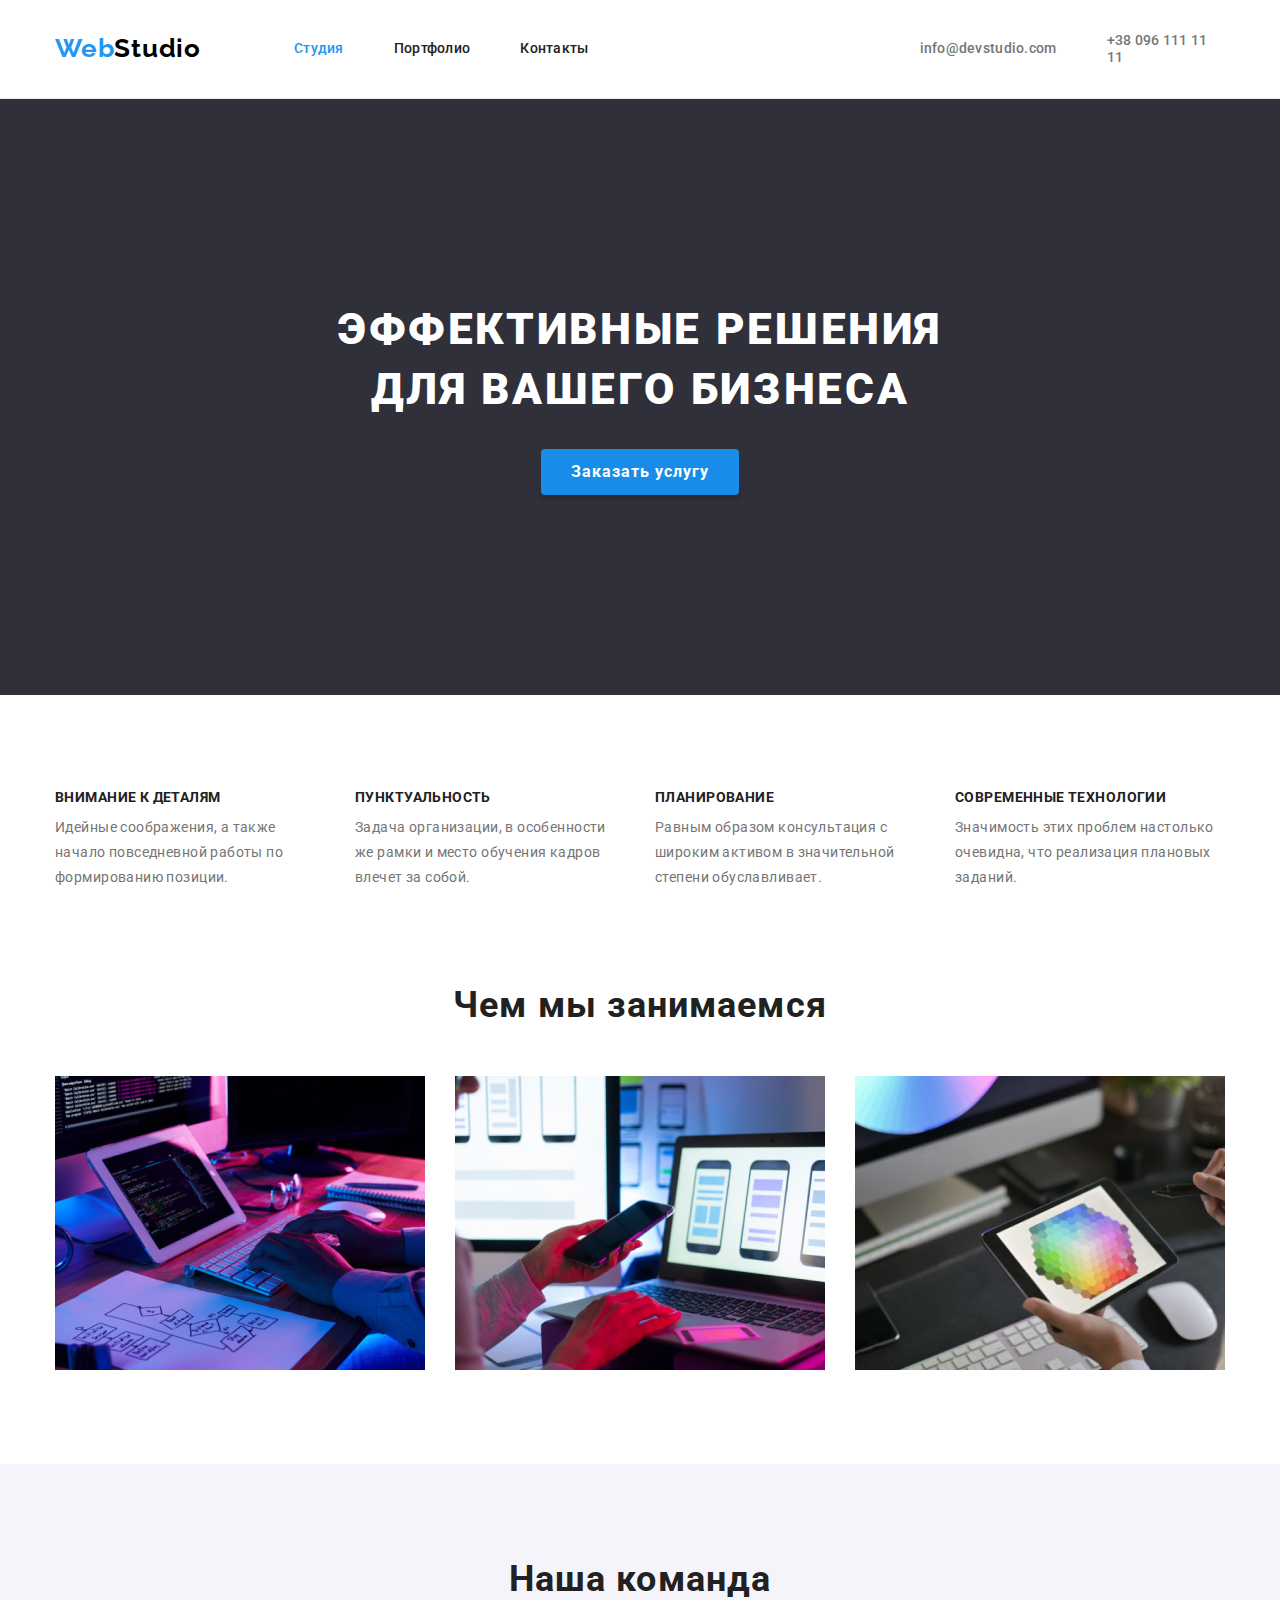
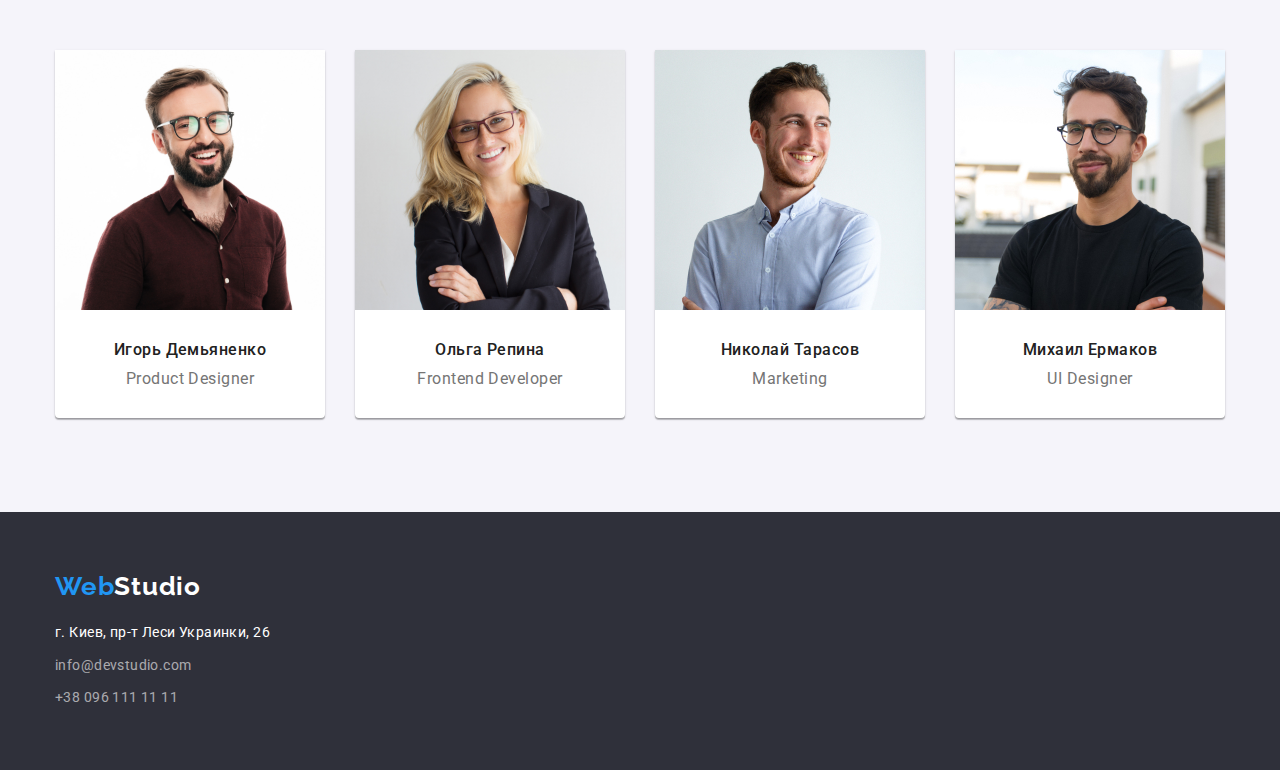
<file: index.html>
<!DOCTYPE html>
<html lang="ru">
<head>
    <meta charset="UTF-8">
    <meta name="viewport" content="width=device-width, initial-scale=1.0">
    <title>Студия</title>
    <link rel="preconnect" href="https://fonts.gstatic.com">
<link href="https://fonts.googleapis.com/css2?family=Raleway:wght@700&family=Roboto:wght@400;500;700;900&display=swap" rel="stylesheet">
    <link rel="stylesheet" href="https://cdnjs.cloudflare.com/ajax/libs/modern-normalize/1.0.0/modern-normalize.min.css">
    <link rel="stylesheet" href="./style.css"/>
</head>
<body class="body">
    <header class="header">
        <div class="header-div container">
            <nav class="site-nav">
                <a class="logo-main" href="./index.html">Web<span class="logo-studio">Studio</span></a>
                <ul class="nav-top">
                    <li class="item"><a class="top-link current" href="./index.html">Студия</a></li>
                    <li class="item"><a class="top-link" href="./portfolio.html">Портфолио</a></li>
                    <li class="item"><a class="top-link" href="#">Контакты</a></li>
                </ul>
            </nav>
            <address class="contacts">
                <a class="mail-top item" href="mailto:info@devstudio.com">info@devstudio.com</a>
                <a class="tel-top item" href="tel:+380961111111">+38 096 111 11 11</a>
            </address>
        </div>
    </header>
    <main class="main">
        <!-- Cекция героя-->
        <section class="hero-section">
            <div class="hero-div container">
                <h1 class="hero-title">Эффективные решения<br/>для вашего бизнеса</h1>
                <button class="hero-button" type="submit">Заказать услугу</button>
            </div>
        </section>
        <!--Особенности-->
        <section class="features section">
            <div class="container">
                <ul class="features-list">
                    <li class="item">
                        <h3>Внимание к деталям</h3>
                        <p>Идейные соображения, а также начало повседневной работы по формированию позиции.</p>
                    </li>
                    <li class="item">
                        <h3>Пунктуальность</h3>
                        <p>Задача организации, в особенности же рамки и место обучения кадров влечет за собой.</p>
                    </li>
                    <li class="item">
                        <h3 >Планирование</h3>
                        <p>Равным образом консультация с широким активом в значительной степени обуславливает.</p>
                    </li>
                    <li class="item">
                        <h3>Современные технологии</h3>
                        <p>Значимость этих проблем настолько очевидна, что реализация плановых заданий.</p>
                    </li>
                </ul>
            </div>                
        </section>
        <!--section Чем мы занимаемся-->
        <section class="work section">
            <div class="work-div container">
                <h2 class="work-h">Чем мы занимаемся</h2>
                <ul class="work-images">
                    <li>
                        <img class="item" src="./images/box1.jpg" alt="image_box1" width="370">
                    </li>
                    <li>
                        <img class="item" src="./images/box2.jpg" alt="image_box2" width="370">
                    </li>
                    <li>
                        <img class="item" src="./images/box3.jpg" alt="image_box3" width="370">
                    </li>
                </ul>
            </div>
        </section>
        <!--Наша команда-->
        <section class="team section">
            <div class="container">
                <h2 class="team-h">Наша команда</h2>
                <ul class="team-members">
                    <li class="item">
                        <img src="./images/demyanenko.jpg" alt="Игорь Демьяненко" width="270">
                        <div class="team-container">
                            <h3>Игорь Демьяненко</h3>
                            <p>Product Designer</p>
                        </div>
                    </li>
                    <li class="item">
                        <img src="./images/repina.jpg" alt="Ольга Репина" width="270">
                        <div class="team-container">
                            <h3>Ольга Репина</h3>
                            <p>Frontend Developer</p>
                        </div>
                    </li>
                    <li class="item">
                        <img src="./images/tarasov.jpg" alt="Николай Тарасов" width="270">
                        <div class="team-container">
                            <h3>Николай Тарасов</h3>
                            <p>Marketing</p>
                        </div>
                    </li>
                    <li class="item">
                        <img src="./images/yermakov.jpg" alt="Михаил Ермаков" width="270">
                        <div class="team-container">
                            <h3>Михаил Ермаков</h3>
                            <p>UI Designer</p>
                        </div>
                    </li>
                </ul>
            </div>
            
        </section>
    </main>
    <footer class="footer">
        <div class="container">
            <a class="logo-footer" href="./index.html">Web<span class="studio-footer">Studio</span></a>
            <address class="address-footer">
                г. Киев, пр-т Леси Украинки, 26
                <a href="mailto:info@devstudio.com">info@devstudio.com</a>
                <a href="tel:+380961111111">+38 096 111 11 11</a>
            </address>
        </div>
    </footer>
</body>
</html>
</file>
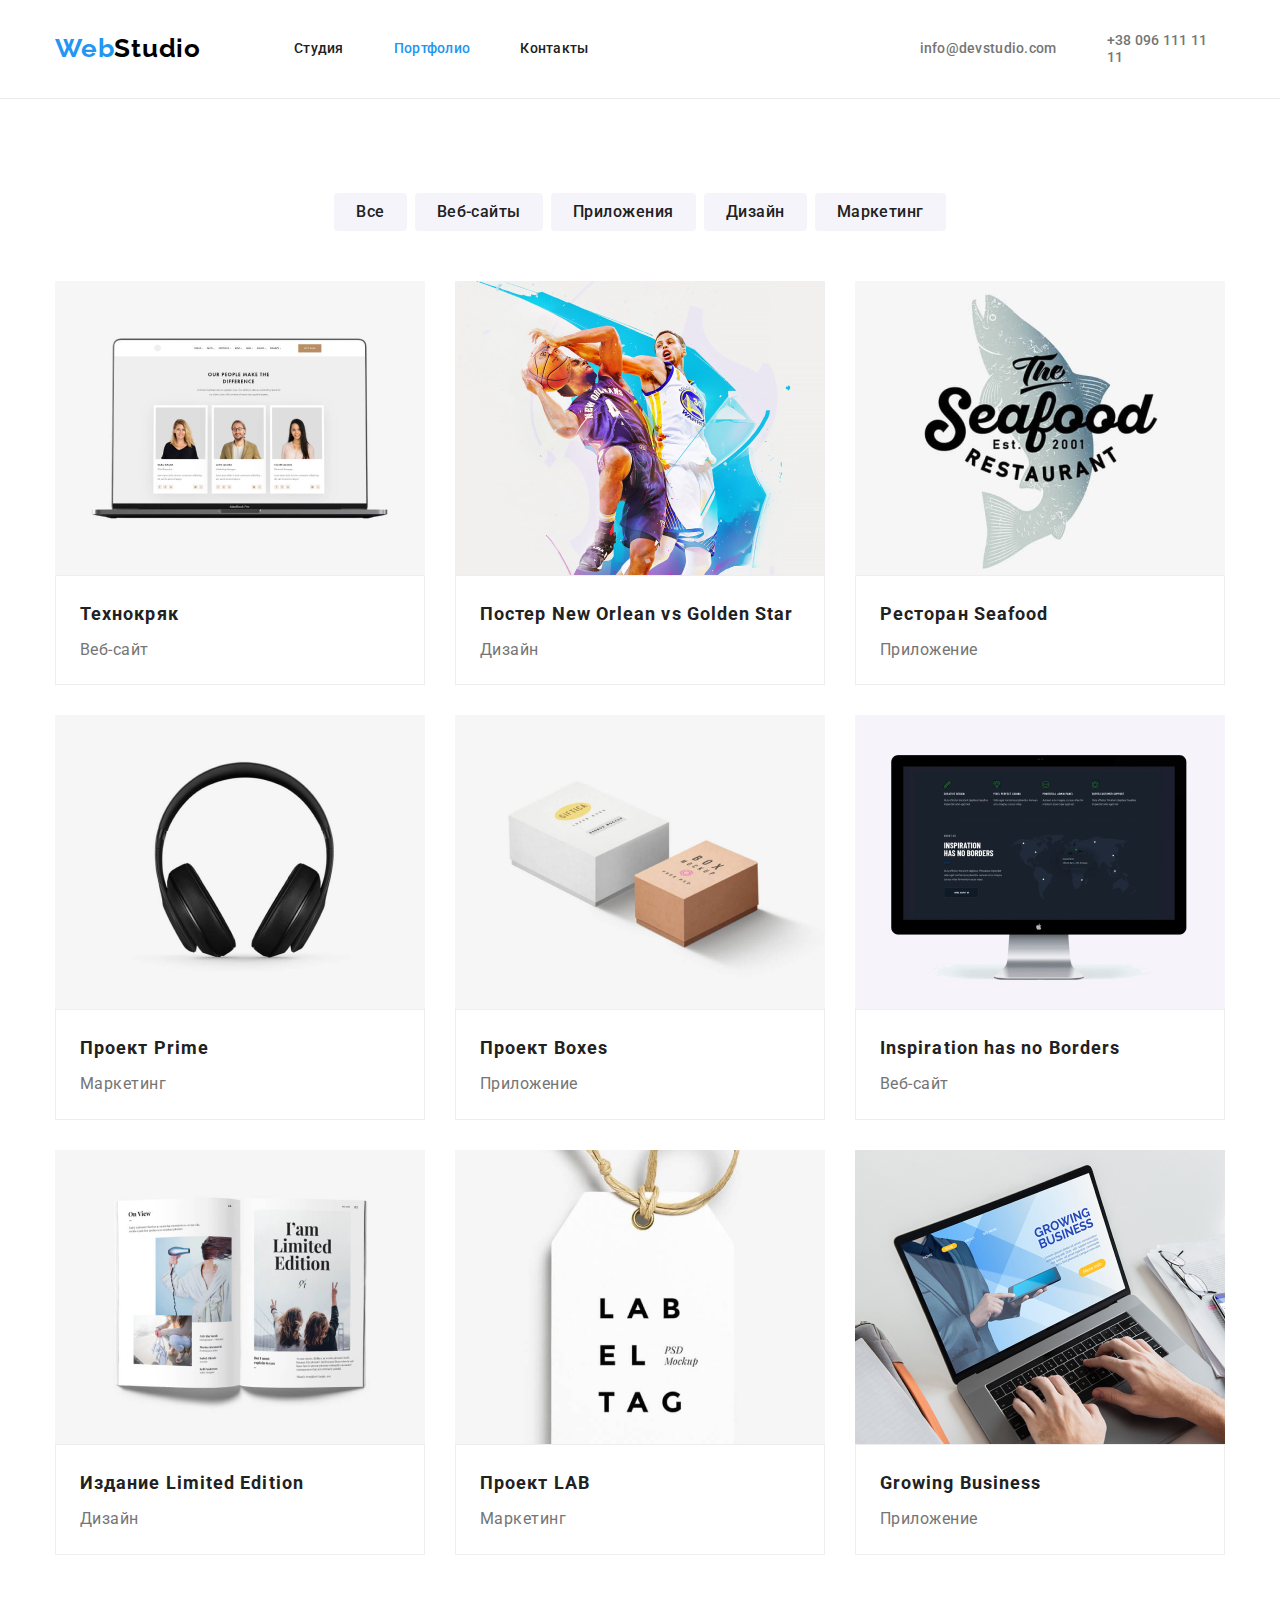
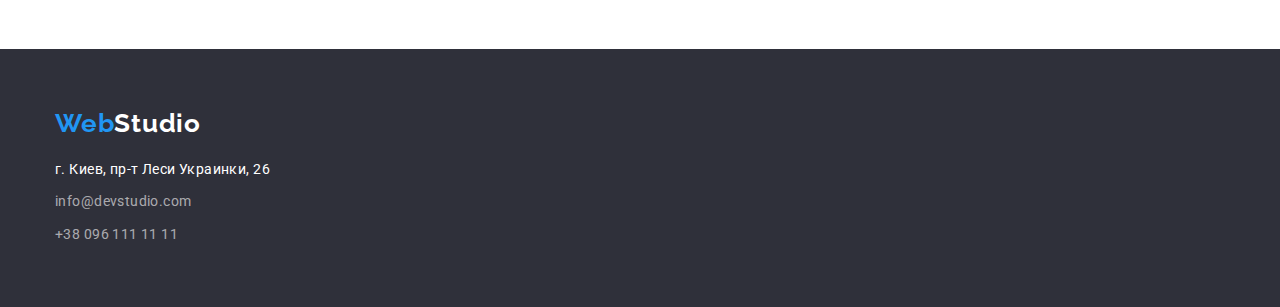
<file: portfolio.html>
<!DOCTYPE html>
<html lang="ru">
<head>
    <meta charset="UTF-8">
    <meta name="viewport" content="width=device-width, initial-scale=1.0">
    <title>Портфолио</title>
    <link rel="preconnect" href="https://fonts.gstatic.com">
<link href="https://fonts.googleapis.com/css2?family=Raleway:wght@700&family=Roboto:wght@400;500;700;900&display=swap" rel="stylesheet">
    <link rel="stylesheet" href="https://cdnjs.cloudflare.com/ajax/libs/modern-normalize/1.0.0/modern-normalize.min.css">
    <link rel="stylesheet" href="./style.css"/>
</head>
<body class="body">
    <header class="header">
        <div class="header-div container">
            <nav class="site-nav">
                <a class="logo-main" href="./index.html">Web<span class="logo-studio">Studio</span></a>
                <ul class="nav-top">
                    <li class="item"><a class="top-link" href="./index.html">Студия</a></li>
                    <li class="item"><a class="top-link current" href="./portfolio.html">Портфолио</a></li>
                    <li class="item"><a class="top-link" href="#">Контакты</a></li>
                </ul>
            </nav>
            <address class="contacts">
                <a class="mail-top item" href="mailto:info@devstudio.com">info@devstudio.com</a>
                <a class="tel-top item" href="tel:+380961111111">+38 096 111 11 11</a>
            </address>
        </div>
    </header>
    <main>
        <section class="portfolio-main section">
            <!-- Фильтры -->
            <div class="portfolio-div container">
                <ul class="filters">
                    <li class="item">
                    <button class="filter" type="submit">Все</button>
                    </li>
                    <li class="item">
                        <button class="filter" type="submit">Веб-сайты</button>
                    </li>
                    <li class="item">
                        <button class="filter" type="submit">Приложения</button>
                    </li>
                    <li class="item">
                        <button class="filter" type="submit">Дизайн</button>
                    </li>
                    <li class="item">
                        <button class="filter" type="submit">Маркетинг</button>
                    </li>
                </ul>
            <!-- Products -->
                <ul class="products">
                    <li class="item">
                        <a href="#">
                            <img src="./images/01-techno.jpg" alt="Технокряк" width="370">
                            <div class="product-card">
                                <h3>Технокряк</h3>
                                <p>Веб-сайт</p>
                            </div>
                        </a>
                    </li>
                    <li class="item">
                        <a href="#">
                            <img src="./images/02-poster.jpg" alt="Постер" width="370">
                            <div class="product-card">
                                <h3>Постер New Orlean vs Golden Star</h3>
                                <p>Дизайн</p>
                            </div>
                        </a>
                    </li>
                    <li class="item">
                        <a href="#">
                            <img src="./images/03-seafood.jpg" alt="Ресторан Seafood" width="370">
                            <div class="product-card">
                                <h3>Ресторан Seafood</h3>
                                <p>Приложение</p>
                            </div>                        
                        </a>
                    </li>
                    <li class="item">
                        <a href="#">
                            <img src="./images/04-prime.jpg" alt="Проект Prime" width="370">
                            <div class="product-card">
                                <h3>Проект Prime</h3>
                                <p>Маркетинг</p>
                            </div>
                        </a>
                    </li>
                    <li class="item">
                        <a href="#">
                            <img src="./images/05-boxes.jpg" alt="Проект Boxes" width="370">
                            <div class="product-card">
                                <h3>Проект Boxes</h3>
                                <p>Приложение</p>
                            </div>
                        </a>                    
                    </li>
                    <li class="item">
                        <a href="#">
                            <img src="./images/06-inspiration.jpg" alt="Inspiration" width="370">
                            <div class="product-card">
                                <h3>Inspiration has no Borders</h3>
                                <p>Веб-сайт</p>
                            </div>
                        </a>
                    </li>
                    <li class="item">
                        <a href="#">
                            <img src="./images/07-limited.jpg" alt="Издание Limited Edition" width="370">
                            <div class="product-card">
                                <h3>Издание Limited Edition</h3>
                                <p>Дизайн</p>
                            </div>
                        </a>
                    </li>
                    <li class="item">
                        <a href="#">
                            <img src="./images/08-lab.jpg" alt="Проект LAB" width="370">
                            <div class="product-card">
                                <h3>Проект LAB</h3>
                                <p>Маркетинг</p>
                            </div>
                        </a>                    
                    </li>
                    <li class="item">
                        <a href="#">
                            <img src="./images/09-business.jpg" alt="Growing Business" width="370">
                            <div class="product-card">
                                <h3>Growing Business</h3>
                                <p>Приложение</p>
                            </div>
                        </a>
                    </li>
                </ul>
            </div>
        </section>
    </main>
    <footer class="footer">
        <div class="container">
            <a class="logo-footer" href="./index.html">Web<span class="studio-footer">Studio</span></a>
            <address class="address-footer">
                г. Киев, пр-т Леси Украинки, 26
                <a href="mailto:info@devstudio.com">info@devstudio.com</a>
                <a href="tel:+380961111111">+38 096 111 11 11</a>
            </address>
        </div>
    </footer>
</body>
</html>
</file>
<file: style.css>
:root {
    --primary-text-color:#212121;
    --secondary-text-color:#757575;
    --light-color: #FFFFFF;
    --accent-color: #2196F3;
    --primary-background-color: #ffffff;
    --secondary-background-color: #2F303A;
    --inactive-filter-color: #F5F4FA;
    --header-border: #ECECEC;
    --button-shadow: rgba(0, 0, 0, 0.15);
    --button-bg-color: #188CE8;
}
.body {
    font-family: 'Roboto', sans-serif;
}

/* Навигация хедер */
.header {
    display: flex;
    align-items: center;
    justify-content: center;

    background: var(--primary-background-color);
    border-bottom: 1px solid var(--header-border);
}
.header-div {
    display: flex;
}
.container {
    margin-left: auto;
    margin-right: auto;
    padding-left: 15px;
    padding-right: 15px;
    width: 1200px;
}
.site-nav {    
    display: flex;
    align-items: center;
}
a {
    text-decoration: none;
}
.logo-main {
    margin-right: 93px;
    font-family: 'Raleway', sans-serif;
    font-weight: 700;
    font-size: 26px;
    line-height: 1.2;
    letter-spacing: 0.03em;
    color: var(--accent-color);
}
.logo-studio {
    color: #000000;
}
.nav-top .current {
    color: var(--accent-color);
}
.nav-top {
    list-style: none;
    display: flex;
    margin: 0;
    padding-left: 0;
    align-items: center;
}
.nav-top .item + .item {
    margin-left: 50px;
}
.nav-top a {
    display: block;
    justify-content: center;
    padding-top: 32px;
    padding-bottom: 32px;

    font-weight: 500;
    font-size: 14px;
    line-height: 1.2;
    letter-spacing: 0.02em;
    color: var(--primary-text-color);
}
.nav-top .top-link:hover,
.nav-top .top-link:focus {
    color: var(--accent-color);
}
.header .contacts {
    display: flex;
    align-items: center;
    margin-left: 331px;
}
.contacts a {
    padding-top: 32px;
    padding-bottom: 32px;
}
.contacts .item + .item {
    margin-left: 50px;
}
.contacts .mail-top {
    text-decoration: none;
    display: flex;

    font-style: normal;
    font-weight: 500;
    font-size: 14px;
    line-height: 1.2;
    letter-spacing: 0.02em;
    color: var(--secondary-text-color);
}
.contacts .tel-top {
    display: flex;
    font-style: normal;
    font-weight: 500;
    font-size: 14px;
    line-height: 1.2;
    letter-spacing: 0.02em;
    color: var(--secondary-text-color);
}
.mail-top:hover,
.mail-top:focus {
    color: var(--accent-color);;
}
/* Навигация хедер конец */

/* Герой */
.hero-section {
    background: var(--secondary-background-color);
    color: var(--light-color);
    padding-top: 200px;
    padding-bottom: 200px;
}
.hero-div {
    display: flex;
    flex-direction: column;
    justify-content: center;
    align-items: center;
}
.hero-section .hero-title {
    display: flex;
    margin-left: auto;
    margin-right: auto;
    margin-top: 0;
    margin-bottom: 30px;

    font-weight: 900;
    font-size: 44px;
    line-height: 1.364;    
    text-align: center;
    letter-spacing: 0.06em;
    text-transform: uppercase;
}
.hero-section .hero-button {
    display: block;
    padding: 8px 30px;
    background-color: var(--button-bg-color);
    border: none;
    box-shadow: 0 4px 4px var(--button-shadow);
    border-radius: 4px;

    font-weight: 700;
    font-size: 16px;
    line-height: 1.88;

    letter-spacing: 0.06em;
    color: var(--light-color);
}
/* Герой конец*/

.section {
    background-color: var(--primary-background-color);
    padding-top: 94px;
    padding-bottom: 94px;
}
/* Особенности */
.features-list {
    display: flex;
    padding-left: 0;    
    margin: 0;
}
.features-list .item + .item {
    margin-left: 30px;
}
.features li {
    list-style: none;
    max-width: 270px;
}
.features h3 {
    margin: 0 0 10px 0;
    font-weight: 700;
    font-size: 14px;
    line-height: 1.143;
    letter-spacing: 0.03em;
    text-transform: uppercase;
    color: var(--primary-text-color);
}
.features p {
    margin: 0;
    display: flex;
    font-weight: 400;
    font-size: 14px;
    line-height: 1.786;
    letter-spacing: 0.03em;
    color: var(--secondary-text-color);
}
/* Особенности конец*/


/* Чем мы занимаемся */
.work {
    background-color: var(--primary-background-color);
    padding-top: 0px;
}
.work-h {
    margin: 0 0 50px 0;
    text-align: center;

    font-weight: 700;
    font-size: 36px;
    line-height: 1.17;
    letter-spacing: 0.03em;
    color: var(--primary-text-color);
}
.work-images {
    display: flex;
    justify-content: space-between;
    padding-left:0;
    margin-top: 0;
    margin-bottom: 0;
}
.work-images li {
    list-style: none;
    /* max-height: 294px; */
}
.work-images .item {
    display: block;
}
.work-images .item + .item {
    margin-left: 30px;
}
/* Чем мы занимаемся конец */


/* Наша команда */
.team {
    background: var(--inactive-filter-color);
}
.team .team-h {
    margin: 0 0 50px 0;
    text-align: center;

    font-weight: 700;
    font-size: 36px;
    line-height: 1.17;
    letter-spacing: 0.03em;
    color: var(--primary-text-color);
}
.team-members {
    display: flex;
    padding-left:0;
    margin-top: 0;
    margin-bottom: 0;
}
.team-members li {
    list-style: none;
    width: 270px;

    text-align: center;
    background: var(--primary-background-color);
    box-shadow: 0px 1px 3px rgba(0, 0, 0, 0.12), 0px 1px 1px rgba(0, 0, 0, 0.14), 0px 2px 1px rgba(0, 0, 0, 0.2);
    border-radius: 0px 0px 4px 4px;
}
.team img {
    display: block;
}
.team .team-container {
    display: block;
    padding-top: 30px;
    padding-right: 30px;
    padding-bottom: 30px;
    padding-left: 30px;
}
.team-members .item + .item {
    margin-left: 30px;
}
.team .team-members h3 {
    margin: 0 0 10px 0;

    font-weight: 500;
    font-size: 16px;
    line-height: 1.2;
    letter-spacing: 0.03em;
    color: var(--primary-text-color);
}
.team .team-members p {
    margin: 0;

    font-weight: 400;
    font-size: 16px;
    line-height: 1.2;
    letter-spacing: 0.03em;
    color: var(--secondary-text-color);
}
/* Наша команда конец*/


/* Футер */
.footer {
    background: var(--secondary-background-color);
    padding-top: 60px;
    padding-bottom: 60px;
}
.footer .logo-footer {
    display: block;
    margin-bottom: 20px;
    
    font-family: 'Raleway', sans-serif;
    font-weight: 700;
    font-size: 26px;
    line-height: 1.1;
    letter-spacing: 0.03em;
    color: var(--accent-color);
}
.logo-footer .studio-footer {
    color: var(--light-color);
}
.address-footer {
    display: block;

    font-style: normal;
    font-weight: 400;
    font-size: 14px;
    line-height: 1.7;
    letter-spacing: 0.03em;
    color: var(--light-color);
}

.address-footer a {
    display: block;
    margin-top: 9px;
    color: rgba(255, 255, 255, 0.6);
}
/* Футер конец */


/* Портфолио */


/* Фильтры */
.filters {
    display: flex;
    justify-content: center;
    margin: 0 0 50px 0;
    padding: 0;
}
.filters .item {
    list-style: none;
    display: inline-block;
}
.filters .item + .item {
    margin-left: 8px;
}
.filters .filter {
    padding: 6px 22px 6px 22px;

    font-weight: 500;
    font-size: 16px;
    line-height: 1.625;
    letter-spacing: 0.03em;
    color: var(--primary-text-color);
    background-color: var(--inactive-filter-color);
    border: none;
    border-radius: 4px;
}
.filters .filter:hover,
.filters .filter:focus {
    color: var(--light-color);
    background: var(--accent-color);
    box-shadow: 0px 3px 1px rgba(0, 0, 0, 0.1), 0px 1px 2px rgba(0, 0, 0, 0.08), 0px 2px 2px rgba(0, 0, 0, 0.12);
    border: none;
    border-radius: 4px;
}
/* Фильтры конец */

/* Проекты */
.products {
    display: flex;
    flex-wrap: wrap;
    margin: 0;
    padding-left: 0;

    list-style: none;
    text-align: left;
}
.products .item {
    display: flex;
    margin-bottom: 30px;
    margin-right: 30px;
    max-width: auto;
    background: var(--light-color);
}
.products .item:nth-child(n+7) {
    margin-bottom: 0;
}
.products .item:nth-child(3n+3) {
    margin-right: 0;
} 

.products img {
    display: block;
}
.products .product-card {
    box-sizing: border-box;
    display: block;

    padding-top: 20px;
    padding-right: 24px;
    padding-bottom: 20px;
    padding-left: 24px;
    border: 1px solid #EEEEEE;
}
.products h3 {
    margin-top: 0;
    margin-bottom: 4px;

    font-weight: 700;
    font-size: 18px;
    line-height: 2;
    letter-spacing: 0.06em;
    color: var(--primary-text-color);
}
.products p {
    margin: 0;
    font-weight: 400;
    font-size: 16px;
    line-height: 1.8;
    letter-spacing: 0.03em;
    color: var(--secondary-text-color);
}

/* Проекты конец */
</file>
